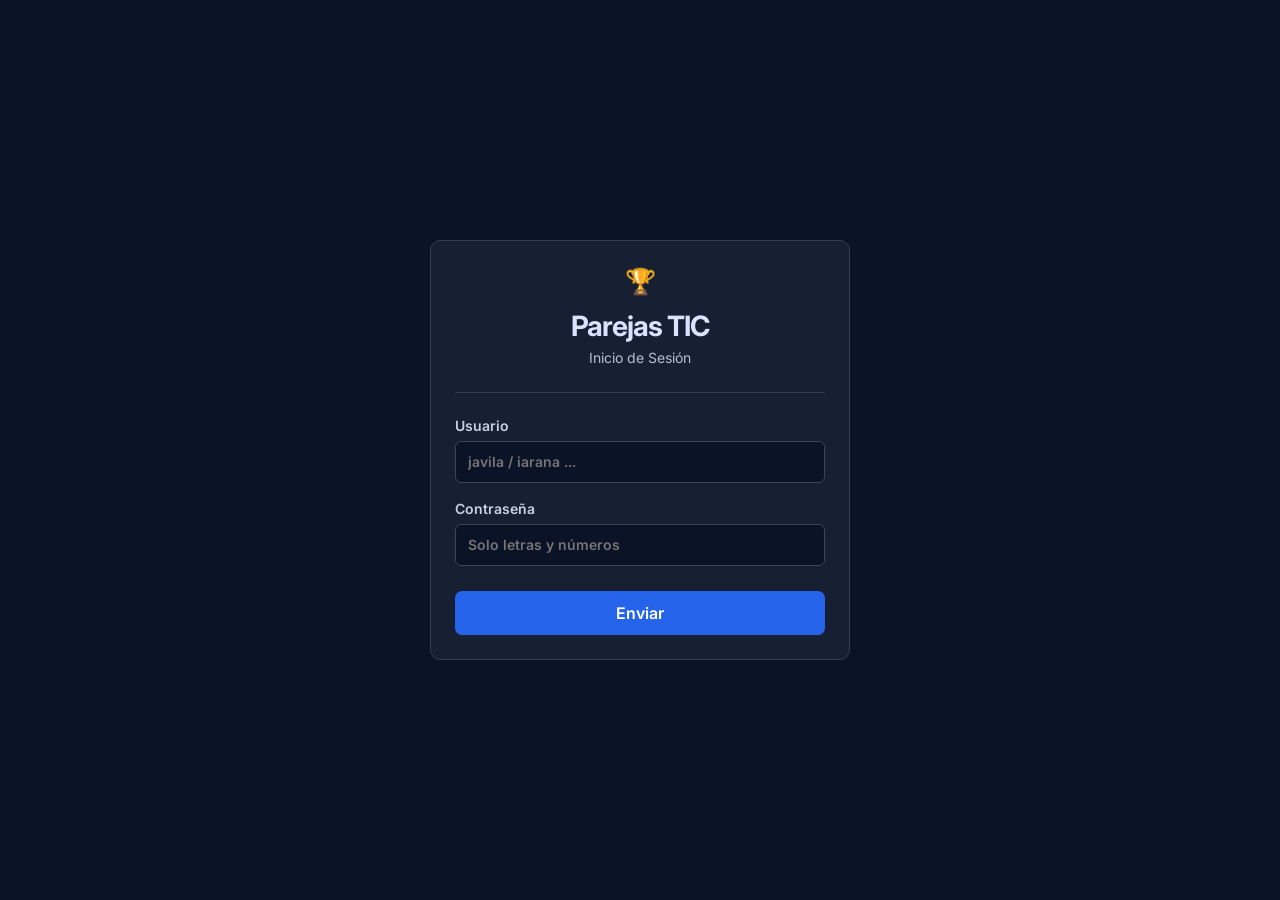
<file: docs/index.html>
<!DOCTYPE html>
<html lang="es">
<head>
    <meta charset="UTF-8">
    <meta name="viewport" content="width=device-width, initial-scale=1.0">
    <meta name="theme-color" content="#0b1326"> 

    <title>Parejas TIC | Inicio de sesión</title>
    <link rel="icon" href="data:,">
<!-- Hojas de etilo: general y especificia de login -->
    <link rel="stylesheet" href="css/main.css">
    <link rel="stylesheet" href="css/login.css">
    <!-- Bibloteca jQuery cargada desde CDN oficial -->
    <script src="https://code.jquery.com/jquery-3.7.1.min.js" 
        integrity="sha256-/JqT3SQfawRcv/BIHPThkBvs0OEvtFFmqPF/lYI/Cxo="
        crossorigin="anonymous"></script>
</head>
<body class = "pagina pagina-centrada">
    <!-- contenedor principal -->
    <main class="panel panel-login">

    <!-- Cabecera con logotivo y título -->
        <header class="cabecera-panel">
        <span class="marca-logo" aria-hidden="true">🏆</span>
        <h1>Parejas TIC</h1>
        <p>Inicio de Sesión</p>
        </header>

        <!-- Formulario de acceso   novalidadte para gestionar validaciones con Js/JQuery -->

    <form id="formulario-login" novalidate >
        <!-- contenedor accesible para mostrar avisos de error -->
        <div id="mensaje-login" class="aviso" role="alert" aria-live="polite" hidden></div>
        
            <!-- Campo de entrada para el nombre de usuario -->
        <label class="campo-formulario" for="usuario">
            <span>
                Usuario
            </span>
            <input 
                id="usuario"
                name="usuario"
                type="text"
                autocomplete="username"
                required
                placeholder="javila / iarana ..."
            >
        </label>

        <!-- Campo de entrada para la contraseña -->
        <label class="campo-formulario" for="password">
        <span>Contraseña</span>
        <input
            id="password"
            type="password"
            autocomplete="current-password"
            required
            placeholder="Solo letras y números"
        >
        </label>

        <!-- Boón de envío del formulario -->
        <button class="boton boton-primario boton-ancho-total" type="submit">
            Enviar
        </button>


    </form>


    </main>
    <!-- Controlador modular  javaScript  -->
    <script type="module" src="js/login.js" ></script>
</body>
</html>
</file>
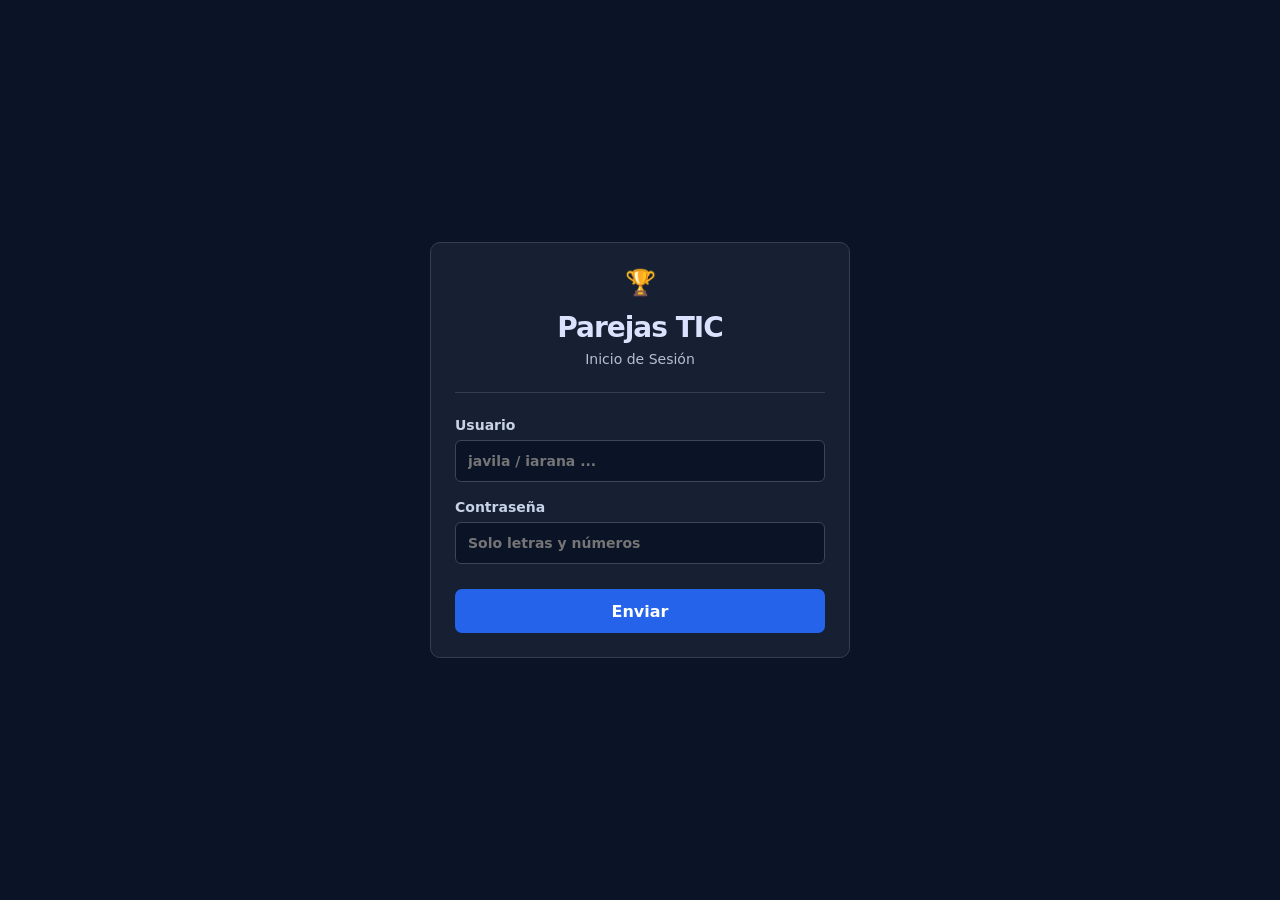
<file: docs/bienvenida.html>
<!DOCTYPE html>
<html lang="es">
<head>
    <meta charset="UTF-8">
    <meta name="viewport" content="width=device-width, initial-scale=1.0">

    <title>Parejas TIC | Bienvenida</title>
    <meta name="theme-color" content="#0b1326">
    <link rel="icon" href="data:,">
    
    <link rel="stylesheet" href="css/main.css">
    <link rel="stylesheet" href="css/bienvenida.css">
    <script src="https://code.jquery.com/jquery-3.7.1.min.js" 
        integrity="sha256-/JqT3SQfawRcv/BIHPThkBvs0OEvtFFmqPF/lYI/Cxo="
        crossorigin="anonymous"></script>
</head>
<body class="pagina pagina-centrada">
    <!-- Tarjeta central de bienvenida -->
    <main class="panel panel-bienvenida">
        <header class="cabecera-panel cabecera-bienvenida">
            <span class="marca-logo" aria-hidden="true">🏆</span>
            <h1 id="titulo-bienvenida">¡Bienvenido a Parejas TIC!</h1>
            <p>Módulo de entrenamiento visual y memoria conceptual de sistemas.</p>
        </header>

        <!-- Instrucciones de controles -->
        <section class="bloque-seccion" aria-labelledby="titulo-instrucciones">
            <h2 id="titulo-instrucciones">Instrucciones del juego</h2>
            
            <ul class="lista-instrucciones">
            <li>
                <span aria-hidden="true">🔎</span>
                <span>Pasa el ratón para enfocar una carta</span>
            </li>
            <li>
                <span aria-hidden="true">🔄️</span>
                <span>Doble clic para descubrir una carta</span>
            </li>
            <li>
                <span aria-hidden="true">❓</span>
                <span>Clic derecho para marcar una carta con duda</span>
            </li>
            <li>
                <span aria-hidden="true">_</span>
                <span>Barra espaciadora: pista rápida de 1 s <code>(-50 puntos)</code></span>
            </li>
            </ul>
        </section>

        <!-- Formulario de selección de nivel -->
        <form id="formulario-nivel" class="bloque-seccion">
            
            <div id="mensaje-bienvenida" class="aviso" role="alert" hidden></div>

            <fieldset class="grupo-niveles">
            <legend>Selecciona nivel de dificultad</legend>
            
            <label class="opcion-nivel">
                <input type="radio" name="level" value="principiante" checked>
                <span class="texto-nivel">
                <strong>Principiante</strong>
                <small>6 cartas — Matriz 2x3</small>
                </span>
                <span class="contador-cartas">6 cartas</span>
            </label>

            <label class="opcion-nivel">
                <input type="radio" name="level" value="intermedio">
                <span class="texto-nivel">
                <strong>Intermedio</strong>
                <small>12 cartas — Matriz 3x4</small>
                </span>
                <span class="contador-cartas">12 cartas</span>
            </label>

            <label class="opcion-nivel">
                <input type="radio" name="level" value="avanzado">
                <span class="texto-nivel">
                <strong>Avanzado</strong>
                <small>16 cartas — Matriz 4x4</small>
                </span>
                <span class="contador-cartas">16 cartas</span>
            </label>
            </fieldset>

            <button class="boton boton-primario boton-ancho-total boton-grande" type="submit">
            ▶️ &nbsp; Jugar
            </button>
        </form>

    </main>
    <script type="module" src="js/bienvenida.js" ></script>
</body>
</html>
</file>
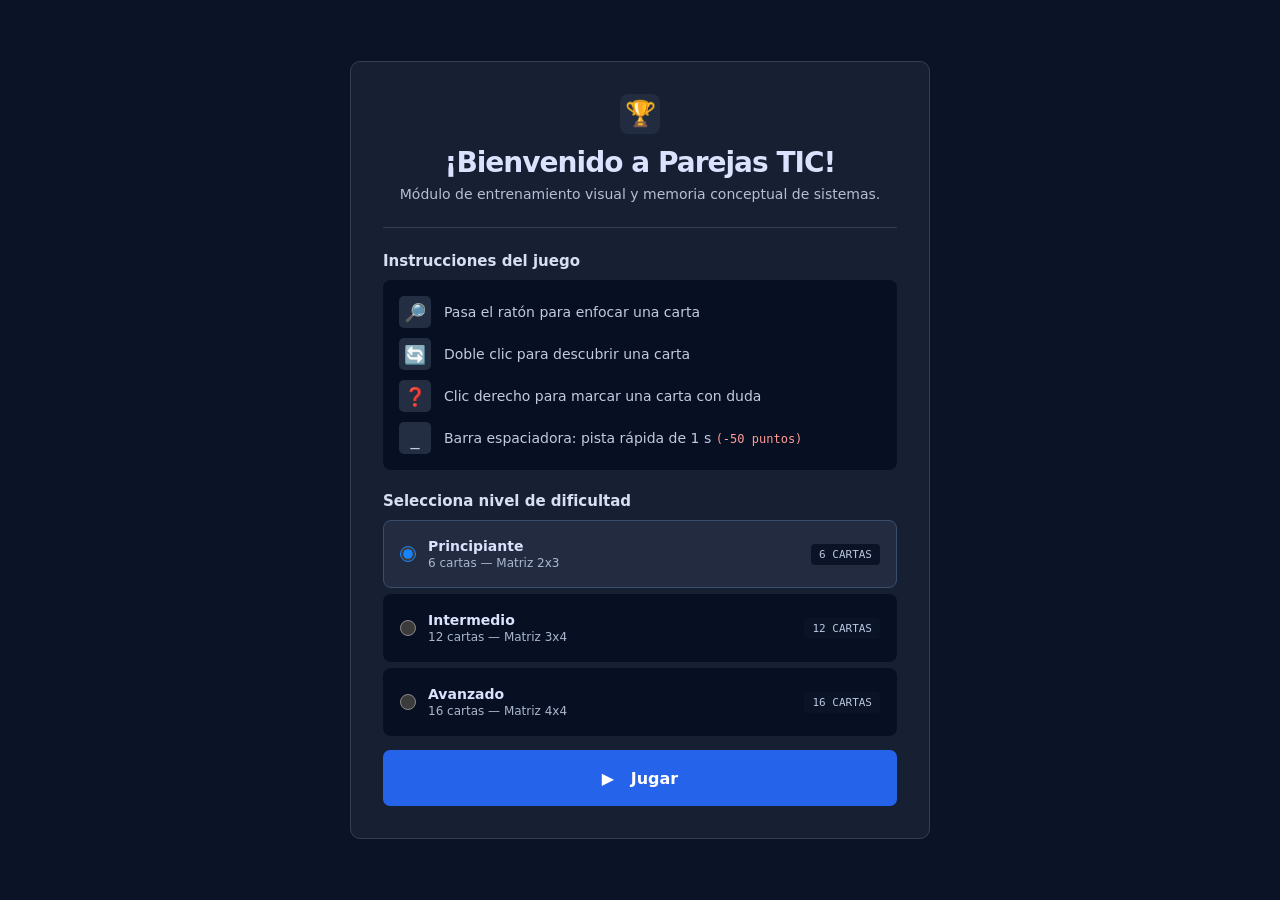
<file: docs/juego.html>
<!DOCTYPE html>
<html lang="es">
<head>
    <meta charset="UTF-8">
    <meta name="viewport" content="width=device-width, initial-scale=1.0">
    <meta name="theme-color" content="#0b1326">

    <title>Parejas TIC | Juego</title>
    <link rel="icon" href="data:,">
    <link rel="stylesheet" href="css/main.css">
    <link rel="stylesheet" href="css/juego.css">
    <script src="https://code.jquery.com/jquery-3.7.1.min.js" 
        integrity="sha256-/JqT3SQfawRcv/BIHPThkBvs0OEvtFFmqPF/lYI/Cxo="
        crossorigin="anonymous"></script>
</head>
<body class="pagina pagina-juego">
    <main class="contenedor-juego">

    <!-- Barra superior de información en tiempo real  -->
    <header class="barra-herramientas">

        <!-- Logotipo, nombre y nivel actual -->
        <div class="marca-juego">
        <span class="marca-logo" aria-hidden="true">🏆</span>
        <strong>Parejas TIC</strong>
        <span id="insignia-nivel" class="insignia">Nivel: —</span>
        </div>

        <!-- Cuenta atrás de 30 segundos -->
        <div class="caja-temporizador">
        <span aria-hidden="true">🕑</span> Tiempo: <strong id="temporizador">30</strong>s / 30s
        </div>

        <!-- Marcador con parejas encontradas y puntuación -->
        <div class="grupo-marcador">
        <span>Parejas: <strong id="parejas">0 / 0</strong></span>
        <span class="separador-marcador"></span>
        <span>Puntos: <strong id="puntuacion">0 pts</strong></span>
        </div>
    </header>

    <!-- Zona de juego, Cuadrícula CSS Grid donde JavaScript inyecta las cartas -->
    <section id="tablero" class="tablero" aria-label="Tablero de cartas"></section>

    <!-- Recordatorio de los 4 eventos disponibles -->
    <footer class="leyenda-juego">
        Doble clic: Descubrir <span>|</span> Clic derecho: Marcar <span>|</span> [Espacio]: Pista (-50 pts)
    </footer>

    </main>
    <script type="module" src="js/juego.js" ></script>
</body>
</html>
</file>
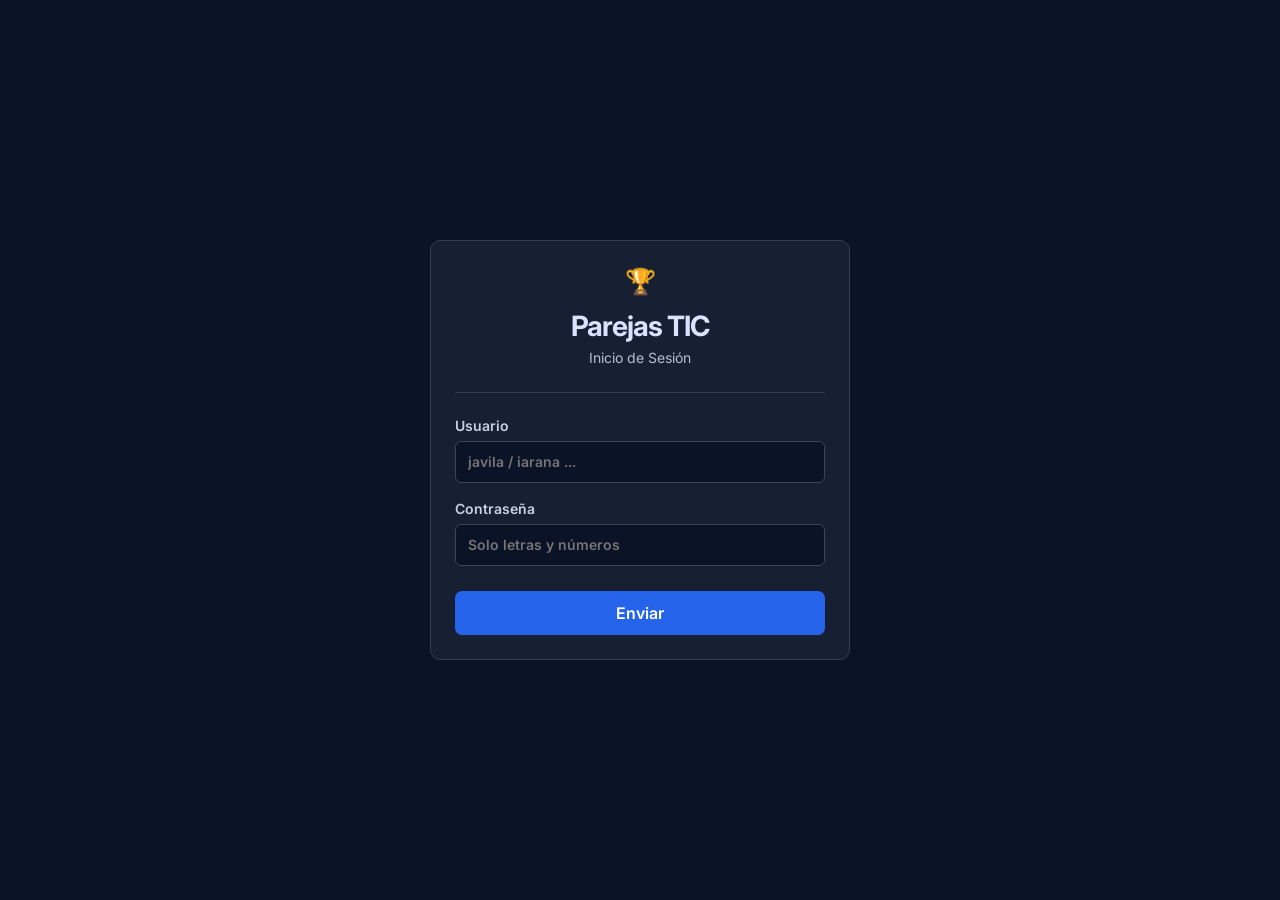
<file: docs/resultado.html>
<!DOCTYPE html>
<html lang="es">
<head>
    <meta charset="UTF-8">
    <meta name="viewport" content="width=device-width, initial-scale=1.0">
    <meta name="theme-color" content="#0b1326">
    <title>Parejas TIC | Resultado</title>
    <link rel="icon" href="data:,">
    <!-- Hojas de estilo -->
    <link rel="stylesheet" href="css/main.css">
    <link rel="stylesheet" href="css/resultado.css">

    <!-- Carga de jQuery (necesario para nuestra lógica) -->
    <script src="https://code.jquery.com/jquery-3.7.1.min.js" 
        integrity="sha256-/JqT3SQfawRcv/BIHPThkBvs0OEvtFFmqPF/lYI/Cxo="
        crossorigin="anonymous"></script>
</head>
<body class="pagina pagina-centrada">

    <!-- Contenedor principal de la tarjeta de resultados -->
    <main class="panel panel-resultado">

    <!-- Cabecera: El texto y el icono cambian desde JS si ganas o pierdes -->
    <header class="cabecera-resultado">
        <span class="marca-trofeo" aria-hidden="true">⌛</span>
        <h1>Fin de la partida</h1>
        <p id="mensaje-resultado">Resultado</p>
    </header>

    <!-- Bloque de estadísticas recuperadas de la sesión -->
    <dl class="lista-resultados">
        <div>
        <dt><span aria-hidden="true">🏅</span> Puntuación</dt>
        <dd id="resultado-puntuacion">0 puntos</dd>
        </div>
        <div>
        <dt><span aria-hidden="true">🕑</span> Tiempo empleado</dt>
        <dd id="resultado-tiempo">0 segundos</dd>
        </div>
        <div>
        <dt><span aria-hidden="true">🏆</span> Nivel</dt>
        <dd id="resultado-nivel">—</dd>
        </div>
    </dl>

    <!-- Botonera de acciones -->
    <nav class="acciones-resultado" aria-label="Opciones de navegación">
        <a class="boton boton-primario" href="bienvenida.html" id="boton-jugar-de-nuevo">
        Jugar de nuevo
        </a>
        <a class="boton boton-secundario" href="index.html" id="boton-salir">
        Salir
        </a>
    </nav>

    </main>
    <script type="module" src="js/resultado.js" ></script>
</body>
</html>
</file>
<file: docs/css/main.css>
/* Estilos Generales */
@import url('https://fonts.googleapis.com/css2?family=Inter:wght@400;500;600;700&family=JetBrains+Mono:wght@400;500&display=swap');

:root {
    color-scheme: dark;
    font-family: 'Inter', system-ui, -apple-system, BlinkMacSystemFont, "Segoe UI", sans-serif;
    color: #dae2fd;
    background-color: #0b1326;
    font-synthesis: none;

    --canvas: #0b1326;
    --superficie: #171f33;
    --superficie-baja: #131b2e;
    --superficie-alta: #222a3d;
    --borde: #343d52;
    --texto-secundario: #aab5cc;

    --azul-primario: #2563eb;
    --azul-hover: #1d4ed8;
    --cyan-acento: #22c3ee;
    --verde-exito: #00c78b;
    --amarillo-alerta: #f5a000;
    --rojo-error: #ff817a;
}

*,
*::before,
*::after {
    box-sizing: border-box; /* Asegura que padding y border no descuadren los anchos */
}

body {
    margin: 0;
    min-width: 20rem;
    min-height: 100vh;
    background-color: var(--canvas);
}

button,
    input {
        font: inherit;
    }

a {
    color: inherit;
    text-decoration: none;
}

.pagina {
    min-height: 100vh;
    padding: 2rem;
}

.pagina-centrada {
    display: grid;
    place-items: center; /* Centrado perfecto en grid  */
}

.panel {
    width: min(100%, 36.25rem); /* Ancho fluido que se adapta si la pantalla es muy pequeña */
    padding: 2rem;
    border: 1px solid var(--borde);
    border-radius: 0.625rem;
    background-color: var(--superficie);
}

.cabecera-panel {
    text-align: center;
    padding-bottom: 1.375rem;
    margin-bottom: 1.5rem;
    border-bottom: 1px solid var(--borde);
}

.cabecera-panel h1 {
    margin: 0.75rem 0 0.25rem;
    font-size: clamp(1.375rem, 4vw, 1.75rem); /* Texto responsive que escala según la pantalla */
    letter-spacing: -0.035em;
}

.cabecera-panel p {
    margin: 0;
    color: #b5bfd3;
    font-size: 0.875rem;
    line-height: 1.6;
}

.marca-logo {
    display: inline-grid;
    place-items: center;
    width: 2.5rem;
    height: 2.5rem;
    border-radius: 0.5rem;
    background-color: #222c41;
    color: #b4c5ff;
    font-size: 1.5625rem;
    line-height: 1;
}

.boton {
    display: inline-flex;
    align-items: center;
    justify-content: center;
    min-height: 2.75rem;
    padding: 0.625rem 1rem;
    border: 1px solid transparent;
    border-radius: 0.4375rem;
    cursor: pointer;
    font-weight: 600;
    text-align: center;
    transition: background-color 0.15s ease, border-color 0.15s ease;
}

.boton-primario {
    color: #ffffff;
    background-color: var(--azul-primario);
    }

.boton-primario:hover {
    background-color: var(--azul-hover);
}

.boton-secundario {
    color: #b9c7e0;
    background-color: var(--superficie-baja);
    border-color: var(--borde);
}

.boton-secundario:hover {
    color: #ffffff;
    background-color: #2d364b;
}

.boton-ancho-total {
    width: 100%;
    margin-top: 0.5rem;
}

.boton-grande {
    min-height: 3.5rem;
    margin-top: 0.875rem;
    font-size: 1rem;
}

.aviso {
    margin: 0 0 1.375rem;
    padding: 0.8125rem 0.875rem;
    border: 1px solid var(--rojo-error);
    border-left: 0.25rem solid var(--rojo-error); /* Franja lateral para destacar el tipo de alerta */
    border-radius: 0.375rem;
    color: #e5e9f3;
    background-color: #121a2d;
    font-size: 0.8125rem;
    line-height: 1.5;
}

.aviso[hidden] {
    display: none;
}

@media (max-width: 47.5rem) {
    .pagina {
        padding: 1.25rem;
    }
}

@media (max-width: 30rem) {
    .pagina {
        padding: 0.875rem;
    }

    .panel {
        padding: 1.375rem 1.125rem;
    }
}
</file>
<file: docs/css/login.css>
/* Interfaz de Login */
.panel-login {
    width: min(100%, 26.25rem); /* Tope de 420px para que el formulario no quede gigante en PC */
    padding: 1.5rem;
}

.panel-login .marca-logo {
    width: 2rem;
    height: 2rem;
    background-color: transparent;
}

.panel-login .cabecera-panel {
    margin-bottom: 1.5rem;
}

/* Contenedor para alinear la etiqueta y el input */
.campo-formulario {
    display: grid;
    gap: 0.4375rem;
    margin: 0 0 1.0625rem;
    color: #c8d2e7;
    font-size: 0.875rem;
    font-weight: 600;
}

.campo-formulario input {
    width: 100%;
    min-height: 2.625rem;
    padding: 0.5625rem 0.75rem;
    color: #f8fafc;
    background-color: var(--canvas);
    border: 1px solid #3b455b;
    border-radius: 0.375rem;
    outline: none; /* Quitamos el borde por defecto del navegador */
    transition: border-color 0.2s ease;
}

/* Estado activo al escribir en el input */
.campo-formulario input:focus {
    border-color: #4d83ff;
}

.panel-login .boton-ancho-total {
    margin-top: 0.5rem;
}

/* Ajustes para móviles */
@media (max-width: 30rem) {
    .panel-login {
        padding: 1.375rem;
    }
}
</file>
<file: docs/css/bienvenida.css>
/* Estilos específicos de la Interfaz: Bienvenida */

.panel-bienvenida {
    width: min(100%, 36.25rem); /* Ancho holgado para albergar las opciones de nivel */
    padding: 2rem;
}

.cabecera-bienvenida {
    padding: 0 0 1.375rem;
    margin-bottom: 1.5rem;
    }

.cabecera-bienvenida h1 {
    margin-top: 0.75rem;
}

.bloque-seccion {
    margin-top: 1.375rem;
}

.bloque-seccion h2,
    .grupo-niveles legend {
        margin: 0 0 0.625rem;
        color: #d7e0f3;
        font-size: 0.9375rem;
        font-weight: 700;
}
 /* Lista de Instrucciones (4 eventos) */ 

.lista-instrucciones {
    display: grid;
    gap: 0.625rem;
    margin: 0;
    padding: 1rem;
    border-radius: 0.5rem;
    background-color: #070f22;
    list-style: none;
}

.lista-instrucciones li {
    display: flex;
    align-items: center;
    gap: 0.8125rem;
    color: #c1cbe0;
    font-size: 0.875rem;
}

/* Caja cuadrada del icono de cada instrucción */
.lista-instrucciones li > span:first-child {
    display: grid;
    place-items: center;
    width: 2rem;
    height: 2rem;
    flex: none; /* Evita que el icono se encoja si el texto es muy largo */
    border-radius: 0.3125rem;
    background-color: #232e43;
    font-size: 1.125rem;
}

/* Penalización de puntos */
.lista-instrucciones code {
    color: #ff9d96;
    font-family: 'JetBrains Mono', monospace;
    font-size: 0.75rem;
}

/*  Selector de Nivel de Dificultad */
.grupo-niveles {
    display: grid;
    gap: 0.375rem;
    margin: 0;
    padding: 0;
    border: 0;
}

.grupo-niveles legend {
    padding: 0;
}

/* Tarjeta contenedora de cada radio button */
.opcion-nivel {
    display: flex;
    align-items: center;
    gap: 0.75rem;
    min-height: 4.25rem;
    padding: 0.75rem 1rem;
    border: 1px solid transparent;
    border-radius: 0.5rem;
    background-color: #070f22;
    cursor: pointer;
    transition: background-color 0.2s ease, border-color 0.2s ease;
}

/* Resalta toda la tarjeta cuando su input está seleccionado */
.opcion-nivel:has(input:checked) {
    background-color: #222b40;
    border-color: #3b4c6d;
}

.opcion-nivel input {
    width: 1rem;
    height: 1rem;
    margin: 0;
    accent-color: #1684ff;
}

.texto-nivel {
    display: grid;
    gap: 0.125rem;
    flex: 1; /* Ocupa el espacio restante */
}

.texto-nivel strong {
    font-size: 0.875rem;
}

.texto-nivel small {
    color: #aab7ce;
    font-size: 0.75rem;
}

.contador-cartas {
    padding: 0.25rem 0.5rem;
    border-radius: 0.25rem;
    background-color: #0b1326;
    color: #b9c7e0;
    font: 0.6875rem 'JetBrains Mono', monospace;
    text-transform: uppercase;
}

/* ==========================================================================
Responsive (Móviles)
========================================================================== */
@media (max-width: 30rem) {
    .panel-bienvenida {
        padding: 1.375rem 1.125rem;
    }

    .cabecera-bienvenida h1 {
        font-size: 1.375rem;
    }

    .lista-instrucciones {
        padding: 0.75rem;
    }

    .lista-instrucciones li {
        gap: 0.5625rem;
        font-size: 0.75rem;
    }

    .lista-instrucciones li > span:first-child {
        width: 1.75rem;
        height: 1.75rem;
    }

    .opcion-nivel {
        padding: 0.625rem;
        gap: 0.5rem;
    }

    .contador-cartas {
        padding: 0.25rem 0.3125rem;
        font-size: 0.5625rem;
    }
}

/* Adaptación para pantallas de portátil con poca altura disponible */
@media (max-height: 52rem) {
    .panel-bienvenida {
        padding: 1.25rem 1.75rem;
    }

    .cabecera-bienvenida {
        padding-bottom: 0.625rem;
        margin-bottom: 0.75rem;
    }

    .cabecera-bienvenida h1 {
        font-size: 1.375rem;
        margin-top: 0.375rem;
    }

    .bloque-seccion {
        margin-top: 0.75rem;
    }

    .lista-instrucciones {
        gap: 0.375rem;
        padding: 0.625rem 0.875rem;
    }

    .lista-instrucciones li {
        font-size: 0.8125rem;
    }

    .opcion-nivel {
        min-height: 3.25rem;
        padding: 0.4375rem 0.875rem;
    }

    .boton-grande {
        min-height: 2.75rem;
        margin-top: 0.625rem;
    }
}
</file>
<file: docs/css/juego.css>
/* Interfaz 3: Tablero, HUD y Cartas 3D */

.pagina-juego {
    min-height: 100vh;
    padding: 0.75rem 1.25rem;
    display: flex;
    flex-direction: column;
    box-sizing: border-box;
}

.contenedor-juego {
    width: min(100%, 58rem);
    margin: 0 auto;
    display: flex;
    flex-direction: column;
    flex: 1;
    justify-content: space-between;
}

/* Barra Superior de Información (HUD) */
.barra-herramientas {
    display: flex;
    align-items: center;
    justify-content: space-between;
    gap: 0.75rem;
    min-height: 3.25rem;
    padding: 0.4rem 1.125rem;
    border: 1px solid #344057;
    border-radius: 0.75rem;
    background-color: #1e293b;
}

.marca-juego,
.grupo-marcador,
.caja-temporizador {
    display: flex;
    align-items: center;
}

.marca-juego {
    gap: 0.6875rem;
}

.marca-juego .marca-logo {
    width: auto;
    height: auto;
    background-color: transparent;
    color: var(--cyan-acento);
    font-size: 1.375rem;
}

.marca-juego strong {
    color: #f7f9ff;
    font-size: 1rem;
}

.insignia {
    padding: 0.25rem 0.5rem;
    border: 1px solid #3a465c;
    border-radius: 0.3125rem;
    color: #c3ccdc;
    font-size: 0.6875rem;
}

/* Temporizador Regresivo */
.caja-temporizador {
    gap: 0.5625rem;
    padding: 0.625rem 0.875rem;
    border: 1px solid #29364e;
    border-radius: 0.4375rem;
    background-color: #111a2e;
    color: #c5cede;
    font: 0.8125rem 'JetBrains Mono', monospace; /* Monoespaciado para que no baile el ancho de los números */
    }

.caja-temporizador > span,
.caja-temporizador strong,
.grupo-marcador strong {
    color: var(--cyan-acento);
}

/* Estado de urgencia (últimos 10 segundos) */
.caja-temporizador.tiempo-urgente {
    border-color: var(--rojo-error);
    color: #ffd2cf;
}

.caja-temporizador.tiempo-urgente strong {
    color: var(--rojo-error);
}

/* Puntuación y Parejas */
.grupo-marcador {
    gap: 1.125rem;
    color: #9caac0;
    font-size: 0.8125rem;
    font-weight: 600;
}

.grupo-marcador strong {
    margin-left: 0.3125rem;
    color: #e2eaf8;
}

.grupo-marcador span:last-child strong {
    color: var(--cyan-acento);
    font-family: 'JetBrains Mono', monospace;
}

.separador-marcador {
    height: 1.25rem;
    border-left: 1px solid #3a465b;
}

/* Tablero de Cartas (Grid) */
.tablero {
    --columns: 3; /* Variable inyectada desde JS según la dificultad */
    display: grid;
    grid-template-columns: repeat(var(--columns), minmax(0, 1fr));
    gap: 0.75rem;
    width: min(100%, 54rem);
    margin: 1rem auto;
    flex: 1;
    align-content: center;
}

/* Efecto 3D de las Cartas */
.carta {
    position: relative;
    min-height: clamp(7.5rem, 15vh, 11.25rem); /* Escalado dinámico según viewport */
    padding: 0;
    border: none;
    border-radius: 0.5rem;
    background: transparent;
    cursor: pointer;
    user-select: none; /* Evita que el doble clic seleccione texto por error */
    perspective: 62.5rem; /* Profundidad de cámara para el efecto 3D */
    outline: none;
}

.carta:focus-visible {
    outline: 2px solid var(--cyan-acento);
    outline-offset: 3px;
}

.interior-carta {
    /* obligatoria imprtante para que los navegadores apliquen transform 3D */
    display: block;

    position: relative; /* el  100% del ancho del botón */
    width: 100%;
    height: 100%;
    border-radius: inherit;
    transform-style: preserve-3d;
    transition: transform 0.45s cubic-bezier(0.4, 0, 0.2, 1); /* Aceleración curva para un giro natural */
}

/* Activa el giro rotando el contenedor 180º */
.carta.girada .interior-carta,
.carta.emparejada .interior-carta,
.carta.en-pista .interior-carta {
    transform: rotateY(180deg);
}

.cara-carta {
    position: absolute;
    inset: 0;
    display: grid;
    grid-template-rows: 1rem 1fr 0.9375rem;
    align-items: center;
    justify-items: center;
    padding: 0.4375rem 0.5rem;
    border-radius: inherit;
    
    /* Oculta la cara cuando está dada la vuelta */
    backface-visibility: hidden;
    -webkit-backface-visibility: hidden;
    
    transition: border-color 0.2s ease, background-color 0.2s ease, box-shadow 0.2s ease;
}

/* Cara A: Dorso (Boca abajo) */
.reverso-carta {
    background-color: #1e293b;
    border: 1px solid #354158;
    color: #8190aa;
    transform: rotateY(0deg);
}

.reverso-carta .icono-carta {
    color: #4f5d75;
    font-size: clamp(1.625rem, 4vh, 2.375rem);
}

/* Cara B: Frontal (Descubierta) */
.anverso-carta {
    grid-template-rows: 1rem 1fr auto 0.9375rem;
    background-color: #182338;
    border: 1px solid #4a5873;
    color: #f8fafc;
    transform: rotateY(180deg); /* Arranca rotada para quedar bien tras el giro 3D */
}

.anverso-carta .icono-carta {
    font-size: clamp(1.375rem, 3.5vh, 2.125rem);
    line-height: 1.1;
}

.nombre-carta {
    margin-top: 0.125rem;
    color: #f4f7fd;
    font-size: clamp(0.6875rem, 1.2vh, 0.8125rem);
    font-weight: 600;
    text-align: center;
}

/* Estados Visuales Interactivos */
/* 1. Evento mouseover */
.carta:hover .cara-carta,
.carta.enfocada .cara-carta {
    border-color: var(--cyan-acento);
}

.carta:hover .reverso-carta .icono-carta,
.carta.enfocada .reverso-carta .icono-carta {
    color: var(--cyan-acento);
}

/* 2. Evento contextmenu (Clic derecho) */
.carta.marcada .cara-carta {
    border-color: var(--amarillo-alerta);
}

.carta.marcada .reverso-carta .marca-carta {
    color: var(--amarillo-alerta);
}

/* 3. Evento keydown (Comodín) */
.carta.en-pista .anverso-carta {
    border-color: #b4c5ff;
    background-color: #222a3d;
}

/* 4. Acierto definitivo */
    .carta.emparejada .anverso-carta {
    border: 2px solid var(--verde-exito);
    background-color: #0b1728;
    color: var(--verde-exito);
}

.carta.emparejada {
    cursor: default;
}

/* Textos auxiliares dentro de las caras */
.numero-carta {
    justify-self: start;
    width: 100%;
    color: #74839b;
    text-align: left;
    font: 0.6875rem 'JetBrains Mono', monospace;
}

.estado-carta {
    color: #8190aa;
    font: 0.625rem 'JetBrains Mono', monospace;
    letter-spacing: 0.13em;
    text-transform: uppercase;
}

.marca-carta {
    position: absolute;
    top: 0.6875rem;
    right: 0.625rem;
    font-size: 0.75rem;
    color: var(--amarillo-alerta);
}

/* Pie de página */
.leyenda-juego {
    color: #95a2b9;
    font: 0.6875rem 'JetBrains Mono', monospace;
    text-align: center;
    padding: 0.25rem 0;
}

.leyenda-juego span {
    padding: 0 0.3125rem;
    color: #56647a;
}


/* Responsive */
@media (max-width: 47.5rem) {
    .pagina-juego {
    padding: 1rem;
    }

    .barra-herramientas {
    display: grid;
    grid-template-columns: 1fr 1fr;
    gap: 0.75rem;
    padding: 0.875rem;
    }

    .marca-juego {
    flex-wrap: wrap;
    }

    .caja-temporizador {
    justify-self: end;
    }

    .grupo-marcador {
    grid-column: 1 / -1;
    justify-content: space-between;
    }

    .tablero {
    gap: 0.625rem;
    margin-top: 1.375rem;
    }

    .carta {
    min-height: clamp(6.25rem, 23vw, 9.375rem);
    }
}

@media (max-width: 30rem) {
    .tablero {
    gap: 0.4375rem;
    margin: 1.0625rem auto;
    }

    .carta {
    min-height: 6rem;
    }

    .cara-carta {
    padding: 0.5rem;
    }

    .anverso-carta .icono-carta {
    font-size: 1.75rem;
    }

    .nombre-carta {
    font-size: 0.6875rem;
    }

    .barra-herramientas {
    grid-template-columns: 1fr;
    }

    .caja-temporizador {
    justify-self: start;
    }

    .grupo-marcador {
    grid-column: auto;
    font-size: 0.6875rem;
    }

    .leyenda-juego {
    font-size: 0.5625rem;
    line-height: 1.8;
    }
}
</file>
<file: docs/css/resultado.css>
/*    Panel de Resultados (Contenedor principal) */
.panel-resultado {
    width: min(100%, 33.75rem);
    padding: 2.5rem;
    margin: 0 auto;
}

/* --- Cabecera --- */
.cabecera-resultado {
    text-align: center;
    padding: 0;
    margin-bottom: 1.625rem;
    border: 0;
}

.marca-trofeo {
    display: inline-grid;
    place-items: center;
    width: 3.375rem;
    height: 3.375rem;
    margin-bottom: 1.125rem;
    border-radius: 50%;
    background-color: #121b30;
    color: #b4c5ff;
    font-size: 1.75rem;
}

.cabecera-resultado h1 {
    font-size: 1.875rem;
}

.cabecera-resultado p {
    font-size: 1rem;
}

/* Colores de estado (Inyectados por JS) */
.cabecera-resultado p.resultado-ganado {
    color: var(--verde-exito);
}

.cabecera-resultado p.resultado-perdido {
    color: var(--rojo-error);
}

/*   Lista de Estadísticas (Puntuación, Tiempo, Nivel) */
.lista-resultados {
    display: grid;
    gap: 0.5rem;
    margin: 0 0 1.625rem;
}

/* Tarjeta individual de cada estadística */
.lista-resultados > div {
    display: flex;
    align-items: center;
    justify-content: space-between;
    gap: 0.625rem;
    min-height: 3.875rem;
    padding: 0.75rem 1rem;
    border-radius: 0.5rem;
    background-color: #111a2e;
}

/* Contenedor de la etiqueta y el icono */
.lista-resultados dt {
    display: flex;
    align-items: center;
    gap: 0.75rem;
    color: #aebbd0;
    font-size: 0.875rem;
}

/* Fondo decorativo del icono */
.lista-resultados dt span {
    display: grid;
    place-items: center;
    width: 2rem;
    height: 2rem;
    border-radius: 0.375rem;
    background-color: #1a2438;
}

/* Valor numérico destacado */
.lista-resultados dd {
    margin: 0;
    color: #dbe4f7;
    font-size: 0.875rem;
    font-weight: 700;
    text-align: right;
}

/*    Botones de Acción (Jugar de nuevo / Salir) */
.acciones-resultado {
    display: flex;
    gap: 0.5rem;
}

.acciones-resultado .boton {
    flex: 1;
}

/* Adaptación Responsiva (Móviles < 480px) */
@media (max-width: 30rem) {
    .panel-resultado {
        padding: 1.75rem 1.25rem;
    }

    .cabecera-resultado h1 {
        font-size: 1.5625rem;
    }

    .acciones-resultado {
        /* Apila los botones verticalmente para facilitar el toque con el pulgar */
        flex-direction: column;
    }
}
</file>
